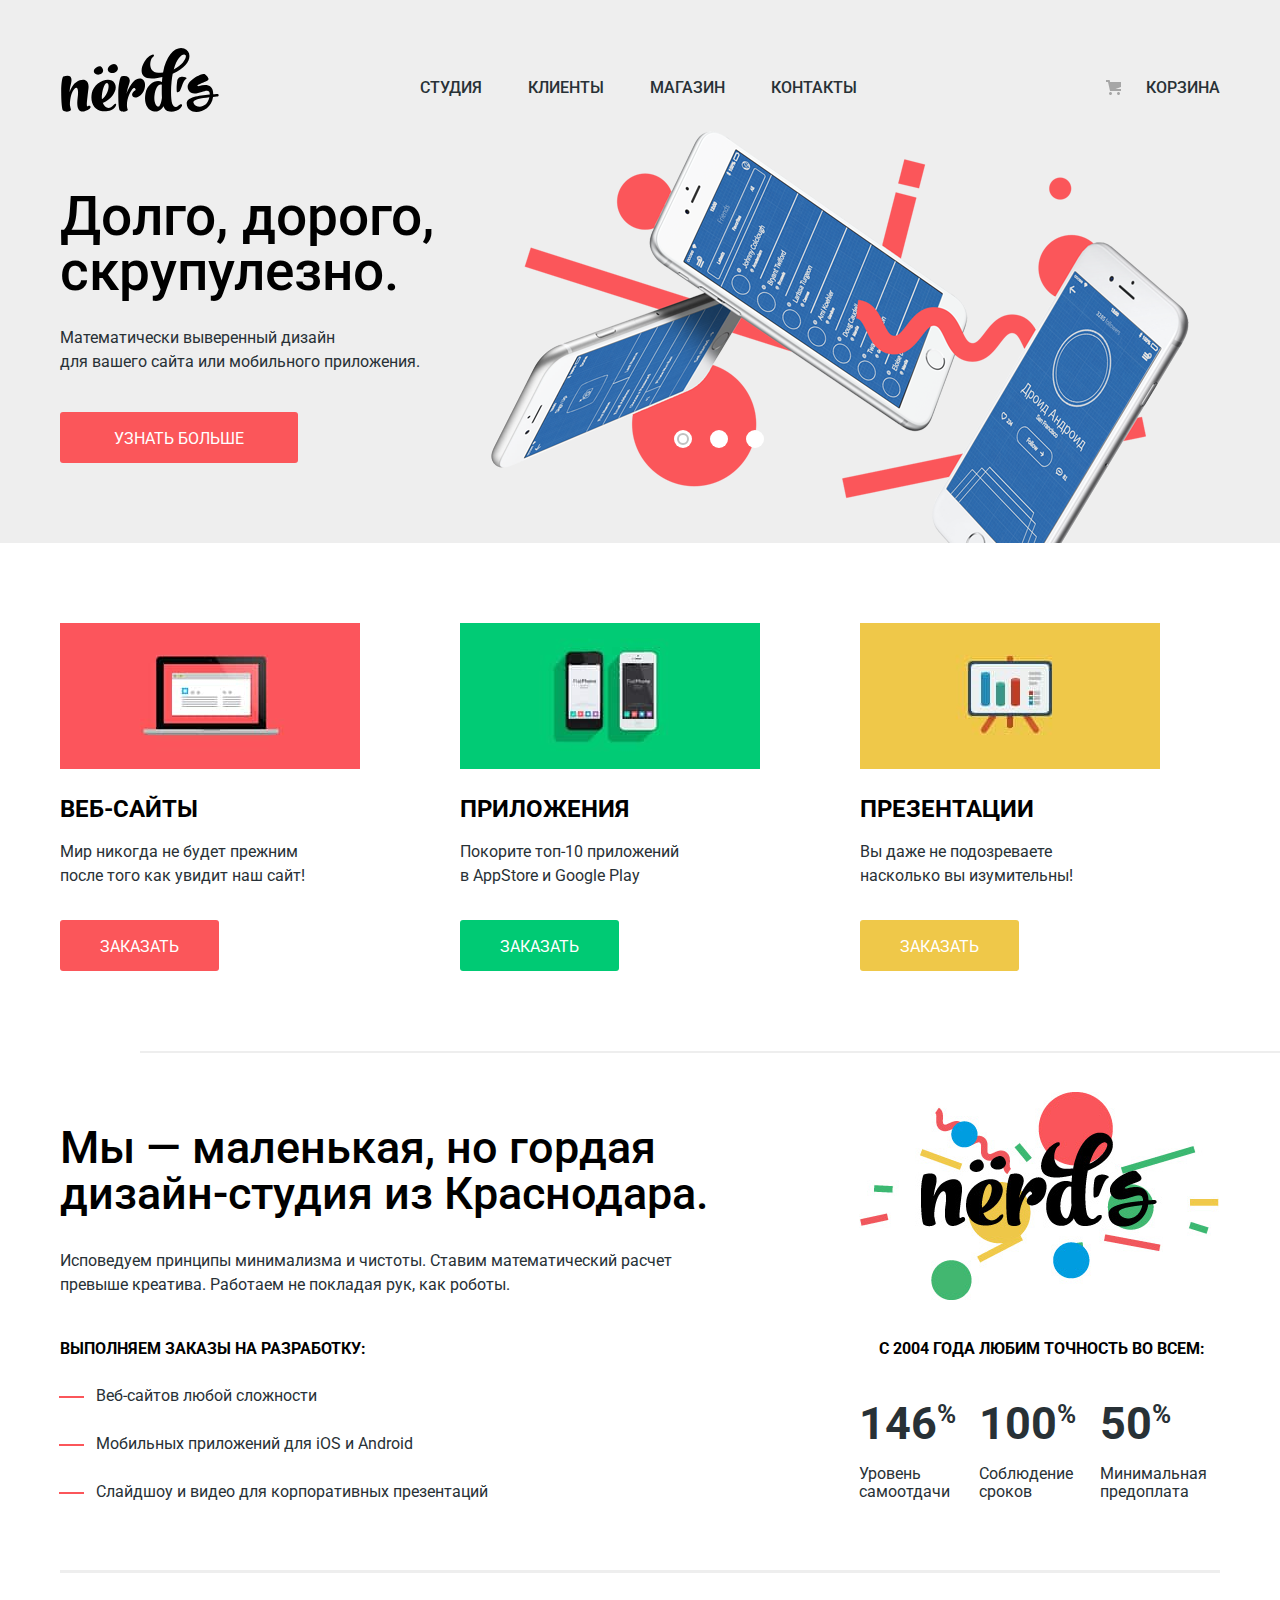
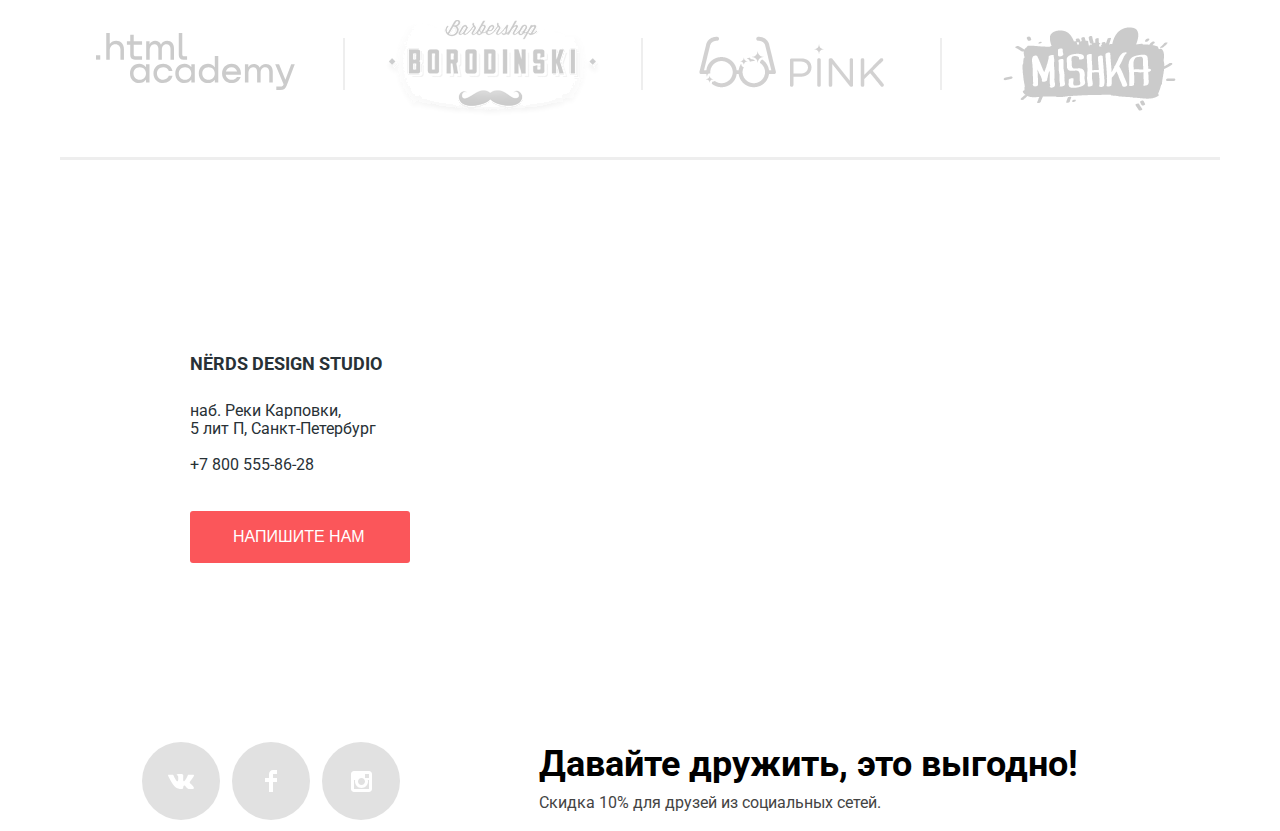
<file: index.html>
<!DOCTYPE html>
<html>
	<head>
        <link rel="preconnect" href="https://fonts.googleapis.com">
        <link rel="preconnect" href="https://fonts.gstatic.com" crossorigin>
        <link href="https://fonts.googleapis.com/css2?family=Roboto:wght@400;500&display=swap" rel="stylesheet">
        <meta charset="utf-8">
		<title>Nerds</title>
        <link rel="stylesheet" href="./style.css">    
	</head>
	<body>
        <header class="page-header">
            <div class="navigation-container container">
                <a href="" class="link">
                    <img src="./image/nerds-logo.svg" class="logo" alt="Логотип Нердс" width="160" height="65">
                </a>
                <nav class="navigation">
                    <ul class="navigation-list">
                        <li class="navigation-item">
                            <a class="link navigation-link" href="studio.html">Студия</a>
                        </li>

                        <li class="navigation-item">
                            <a class="link navigation-link" href="klients.html">Клиенты</a>
                        </li>

                        <li class="navigation-item">
                            <a class="link navigation-link" href="catalog.html">Магазин</a>
                        </li>

                        <li class="navigation-item">
                            <a class="link navigation-link" href="contacts.html">Контакты</a>
                        </li>  

                        <li class="navigation-item basket-item">
                            <a class="link navigation-link basket-link" href="basket.html">Корзина</a>
                        </li>
                    </ul>  
                </nav>
            </div>
        </header>
        <main>            
            <section class="slider">
                <div class="container">
                    <div class="slide slide-1 slide-active">
                        <p class="lead main-black-color">Долго, дорого, скрупулезно.</p>
                        <p class="dop-lead">Математически выверенный дизайн<br> для вашего сайта или мобильного приложения.</p>
                        <a href="" class="more main-red-button">Узнать больше</a>
                    </div>
                    <div class="slide slide-2">                        
                        <p class="lead">Любим математику как никто другой</p>
                        <p class="dop-lead">Никакого креатива, только математические формулы<br> для расчета идеальных пропорций</p>
                        <a href="" class="more main-red-button">Узнать больше</a>
                    </div>
                    <div class="slide slide-3">
                        <p class="lead">Только ночь,<br>только хардкор</p>
                        <p class="dop-lead">Работать днем, как все? Мы против этого.<br>
                            Ближе к полуночи работа только начинается.</p>
                        <a href="" class="more main-red-button">Узнать больше</a>
                    </div>
                    <ul class="pages-slider">
                        <li class="page-slider-item">
                            <button class="page-slide page-slide-active" type="button" aria-label="1 слайд">

                            </button>
                        </li>
                        <li class="page-slider-item">
                            <button class="page-slide" type="button">

                            </button>
                        </li>
                        <li class="page-slider-item">
                            <button class="page-slide" type="button">

                            </button>
                        </li>
                    </ul>
                <script src="slider.js"></script>
                </div>
            </section>                
            <section class="container servise-container">
                <h2 class="visually-hidden"></h2>
                <ul class="servise-list">
                    <li class="servise-item">
                        <img src="./image/illustration-1 1.jpg" alt="веб сайты">
                        <h3 class="servise-title">веб-сайты</h3>
                        <p class="servise-description">Мир никогда не будет прежним после того как увидит наш сайт!</p>
                        <a href="" class="main-red-button buy">Заказать</a>
                    </li>
                    <li class="servise-item">
                        <img src="./image/illustration-2 1.jpg" alt="приложения">
                        <h3 class="servise-title">приложения</h3>
                        <p class="servise-description">Покорите топ-10 приложений <br>в AppStore и Google Play</p>
                        <a href="" class="link buy green-buy">Заказать</a>
                    </li>
                    <li class="servise-item">
                        <img src="./image/illustration-3 1.jpg" alt="презентации">
                        <h3 class="servise-title">презентации</h3>
                        <p class="servise-description">Вы даже не подозреваете насколько вы изумительны!</p>
                        <a href="" class="link buy yellow-buy">Заказать</a>
                    </li>        
                </ul>            
            </section> 
            <div class="line-under-servise"></div>  
            <div class="container container-info">
                <section class="info">
                    <h2 class="info-title">Мы — маленькая, но гордая дизайн-студия из Краснодара.</h2>
                        <p class="info-discription">Исповедуем принципы минимализма и чистоты. Ставим математический расчет<br>
                            превыше креатива. Работаем не покладая рук, как роботы.</p>
                            <h3 class="info-servise">Выполняем заказы на разработку:</h3>
                        <ul class="info-adventages-list">
                            <li class="info-adventages-item">
                                Веб-сайтов любой сложности
                            </li>
                            <li class="info-adventages-item">
                                Мобильных приложений для iOS и Android
                            </li>
                            <li class="info-adventages-item">
                                Слайдшоу и видео для корпоративных презентаций
                            </li>
                        </ul>
                </section>
                <section class="indicators-block">
                    <img class="indicators-illustration" src="./image/nerds-illustration 1.png" alt="лиготип">
                    <p class="indicators-title">с 2004 года Любим точность во всем:</p>
                        <dl class="tab-of-description">
                            <dt class="table-head">Уровень самоотдачи</dt> 
                            <dd class="table-value">146<span class="percent">%</span></dd>

                            <dt class="table-head">Соблюдение сроков</dt>
                            <dd class="table-value">100<span class="percent">%</span></dd> 

                            <dt class="table-head">Минимальная предоплата</dt> 
                            <dd class="table-value">50<span class="percent">%</span></dd>     
                        </dl>                                    
                </section> 
            </div>    
            <section class="clients container">   
                <ul class="clients-list">
                    <li class="clients-item">
                        <a href="" class="link clients-link">
                            <img src="./image/logo_htmlacademy-svg.svg">
                            <span class="link visually-hidden">
                                 HTML-Academy
                             </span>
                        </a>
                    </li>
                    <li class="clients-item ">
                        <a href="" class="link clients-link">
                            <img src="./image/borodinskiy.svg">
                                <span class="link visually-hidden">
                                    Барбершоп Бородинский
                                </span>
                        </a>
                    </li>
                    <li class="clients-item">
                        <a href="" class="link clients-link">
                            <img src="./image/Pink.svg"> 
                                <span class="link visually-hidden">
                                    pink
                                </span>
                        </a>
                    <li class="clients-item">
                        <a href="" class="link clients-link">
                            <img src="./image/mishka.svg">
                                <span class="link visually-hidden">
                                    Mishka
                                </span>  
                        </a>                     
                    </li>
                    </ul>    
            </section>
        </main>
        <footer class="footer">
            <article class="contacts">  
                <h2 class="name-contacts">NЁRDS DESIGN STUDIO</h2>
                <p class="adres-contacts">наб. Реки Карповки,<br> 5 лит П,
                    Санкт-Петербург<br>
                    <br>
                    +7 800 555-86-28</p>
                <button class="write-us main-red-button modal-show" type="button">Напишите нам</button>           
            </article>
            <div id ="map"></div>
            <!-- <div style="position:relative;overflow:hidden;"><iframe src="https://yandex.ru/map-widget/v1/?um=constructor%3A37380c945732f96af5d9e6d46778512d45f1be5c6af3f235b3fb543d015003a0&amp;source=constructor" width="100%" height="416" frameborder="0"></iframe></div> -->
             <script src="https://api-maps.yandex.ru/2.1/?lang=ru_RU&amp;apikey=bf51683e-e246-4aa7-a141-777391f3731d" type="text/javascript"></script> 
            <script src="./map.js"></script>
            <div class="social-list">
                <ul class="social network-list">
                    <li class="social-network-item">
                        <a class="social-link social-link-vk" href="">   
                            <span class="visually-hidden">
                            Vk
                            </span>
                        </a>
                    </li> 
                    <li class="social-network-item">
                        <a class="social-link social-link-fb" href="">    
                            <span class="visually-hidden">
                            fb
                            </span>
                        </a>
                    </li> 
                    <li class="social-network-item">
                        <a class="social-link social-link-ins" href="">
                            <span class="visually-hidden">
                            ins
                            </span>
                        </a>
                    </li>          
                </ul>
                <div class="friendly-list">
                    <p class="invite-friend">Давайте дружить, это выгодно!</p>
                    <p>Скидка 10% для друзей из социальных сетей.</p>
                </div>    
            </div>
        </footer>
        <section class="form-write-us">
            <div class="overlay">
                <div class="modal-content">
                    <h2 class="main-black-color write">Напишите нам</h2>
                    <button  class="exit" type="button"></button>
                
                    <form class="form-js" action="" method="post">
                    <div class="form-list">  
                        <div class="form-item">
                            <p class="names">Ваше имя:</p>
                            <input  class="name name-and-mail" type="text" name="name" placeholder="Имя Фамилия"><br>
                        </div>
                        <div class="form-item">
                            <p class="names">Ваш email:</p>
                            <input class="mail name-and-mail" type="email" name="email" id="email"placeholder="email@example.com "><br>
                        </div>   
                        <div class="form-item">
                            <p class="names">Текст письма</p>
                            <span class="symbol-counter">0 / 1000</span>
                        <textarea  class="letter"style="width:760px; height:118px;"name="post" placeholder="В свободной форме"></textarea><br>
                        </div>   
                        <div>
                            <button class="main-red-button send"type="submit">Отправить</button>
                        </div> 
                    </div>    
                    </form>
                </div>
            </div>
        </section>
        <script src="main.js"></script>
        <script src="./validationForm.js"></script>
        <script src="./letter-counter.js"></script>
    </body>    
</html>
</file>
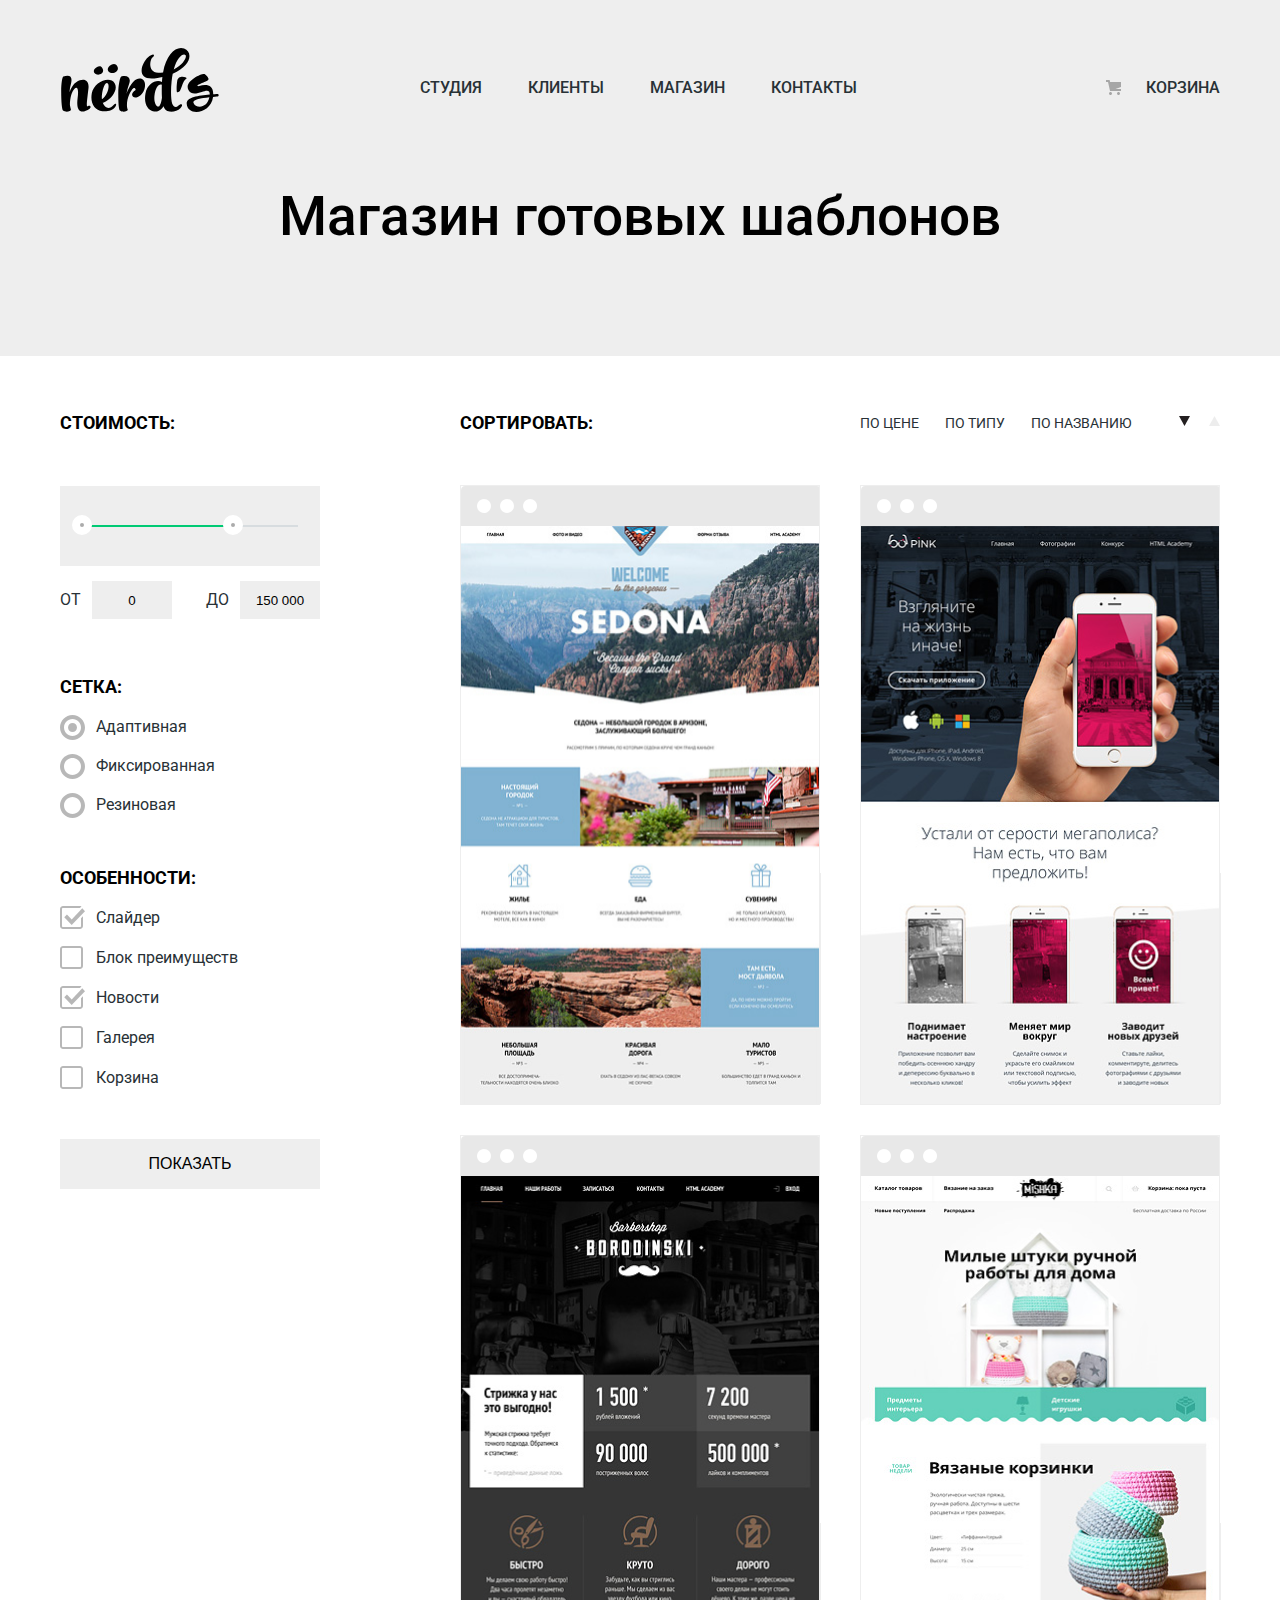
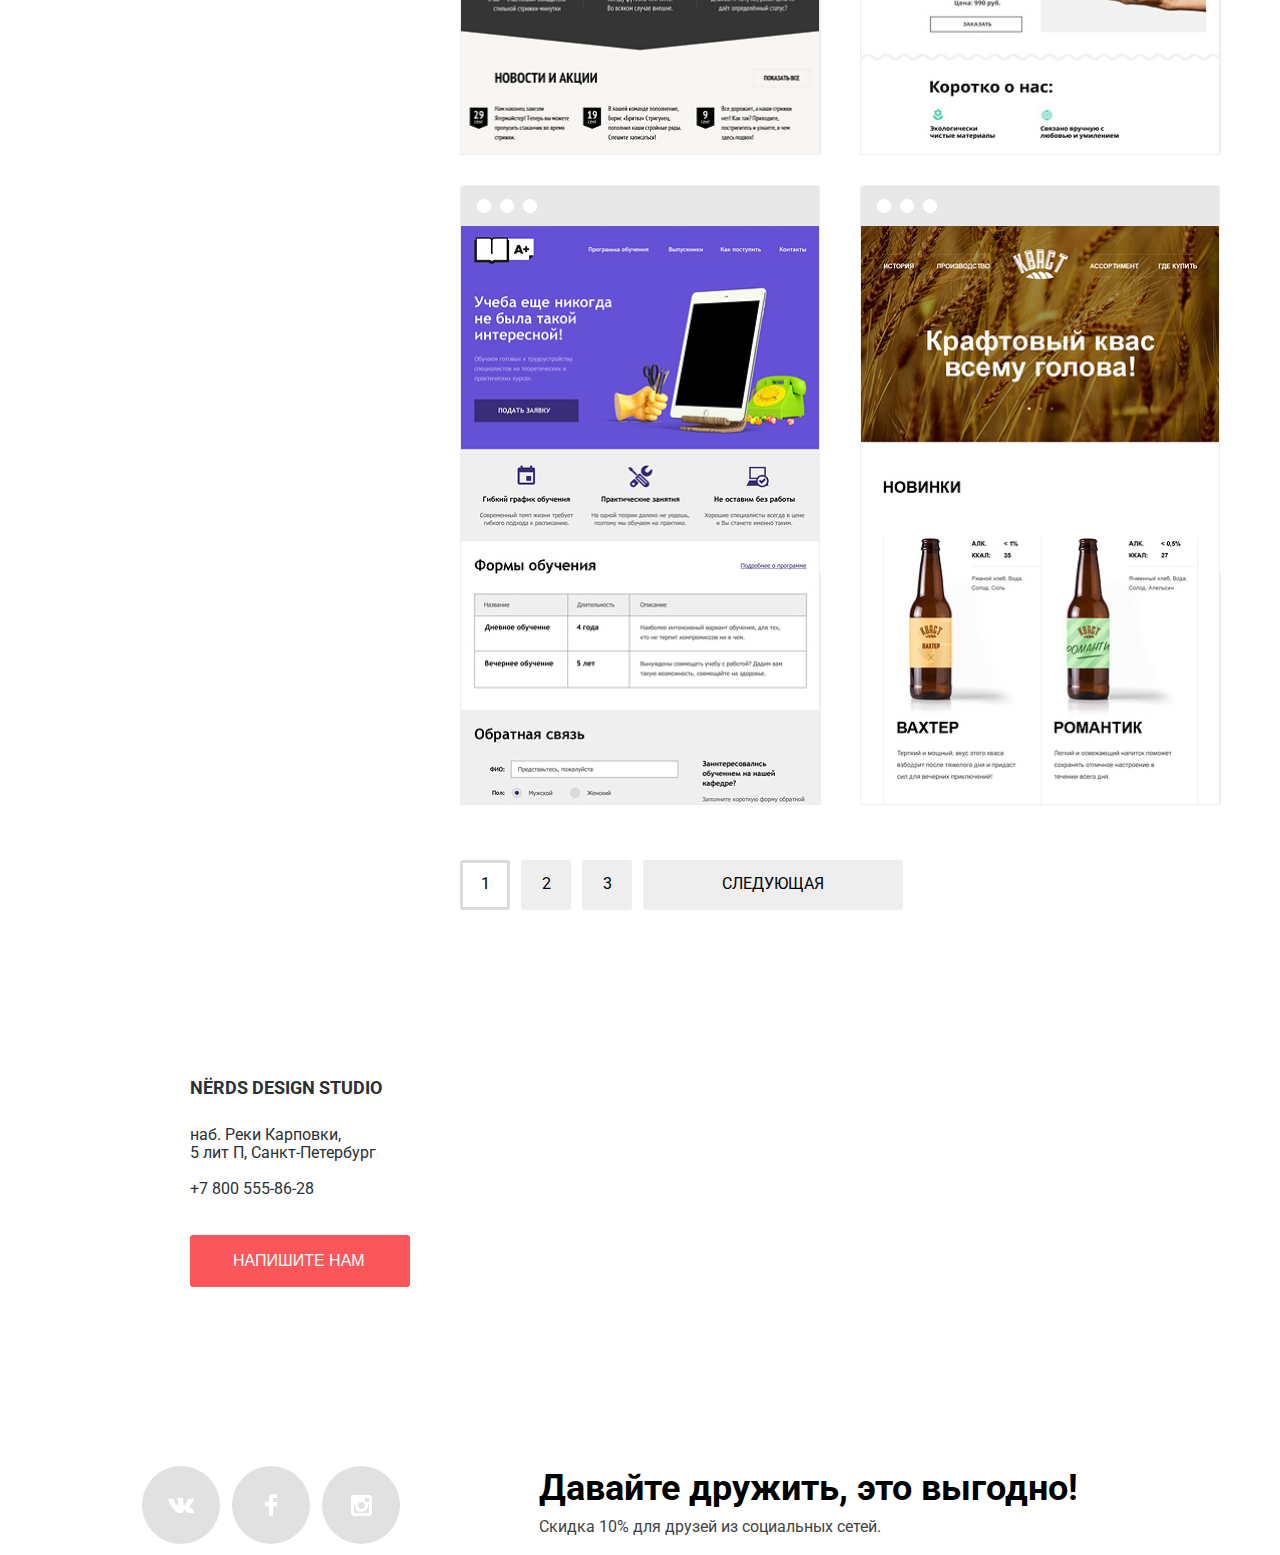
<file: catalog.html>
<!DOCTYPE html>
<html lang="en">
<head>
    <link rel="preconnect" href="https://fonts.googleapis.com">
    <link rel="preconnect" href="https://fonts.gstatic.com" crossorigin>
    <link href="https://fonts.googleapis.com/css2?family=Roboto:wght@400;500&display=swap" rel="stylesheet">
    <meta charset="UTF-8">
    <meta http-equiv="X-UA-Compatible" content="IE=edge">
    <meta name="viewport" content="width=device-width, initial-scale=1.0">
    <title>Document</title>
    <link rel="stylesheet" href="./style.css">
</head>
<body>
    <header class="page-header">
        <div class="navigation-container container">
            <a href="" class="link">
                <img src="./image/nerds-logo.svg" class="logo" alt="Логотип Нердс" width="160" height="65">
            </a>
            <nav class="navigation">
                <ul class="navigation-list">
                    <li class="navigation-item">
                        <a class="link navigation-link" href="studio.html">Студия</a>
                    </li>

                    <li class="navigation-item">
                        <a class="link navigation-link" href="klients.html">Клиенты</a>
                    </li>

                    <li class="navigation-item">
                        <a class="link navigation-link" href="catalog.html">Магазин</a>
                    </li>

                    <li class="navigation-item">
                        <a class="link navigation-link" href="contacts.html">Контакты</a>
                    </li>  

                    <li class="navigation-item basket-item">
                        <a class="link navigation-link basket-link" href="basket.html">Корзина</a>
                    </li>
                </ul>  
            </nav>
        </div>
    </header>
    <h1 class=" title-magazin">Магазин готовых шаблонов</h1> 
    <main class="main-container catalog-products container"> 
        <div class="catalog-filter">
            <form action="#" method="GET"> 
                <fieldset class="radio radio-1">
                    <legend class="main-black-color sorting-legend">стоимость:</legend>
                    <div class="outer">
                        <div class="bar"> 
                            <div class=" range left-range"></div>
                            <div class="full-bar"></div>
                            <div class="range right-range"></div>
                        </div>  
                    </div>
                    <div class="price-field">
                        <div>
                            <label for="price-min">от</label>
                            <input class="price-area price-area-min"type="text" id="price-min" value="0">
                        </div>
                        <div>
                            <label class="price-max"for="price-max">до</label>
                            <input class="price-area price-area-max"type="text" id="price-max" value="150 000">
                        </div>
                    </div>
                </fieldset>

                <fieldset class="radio radio-2">
                    <legend class="legend">сетка:</legend>
                    
                    <label class="radio-option">
                        <input class="radio-input" type="radio" name="grid" value="adaptive" checked>
                        <span class="radio-button"></span>
                        Адаптивная
                    </label>
                    
                    <label class="radio-option">
                        <input class="radio-input" type="radio" name="grid" value="fixed">
                        <span class="radio-button"></span>
                        Фиксированная              
                    </label> 
                    <label class="radio-option">
                        <input class="radio-input" type="radio" name="grid" value="rubber">
                        <span class="radio-button"></span>
                        Резиновая     
                    </label>
                </fieldset>

                <fieldset class="radio radio-3">
                    <legend class="legend legend-radio-3">
                        особенности:</legend>

                    <label class="check option"for="slider">
                        <input class="check-input"type="checkbox" name="slider" id="slider" checked>
                        <span class="check-box"></span>
                        Слайдер
                    </label>    
                    
                    <label class="check option" for="adventages">
                        <input class="check-input"type="checkbox" name="adventages" id="adventages">
                        <span class="check-box"></span>
                        Блок преимуществ
                    </label>

                    <label class="check option" for="news">
                        <input class="check-input"type="checkbox" name="news" id="news" checked>
                        <span class="check-box"></span>
                        Новости
                    </label>

                    <label class="check option" for="gallary"> 
                        <input class="check-input"type="checkbox" name="gallary" id="gallary">
                        <span class="check-box"></span>
                        Галерея 
                    </label>        

                    <label class="check option" for="basket">
                        <input class="check-input"type="checkbox" name="basket" id="basket">
                        <span class="check-box"></span>
                        Корзина
                    </label>
                </fieldset>

                <button class="submit-button" type="submit">Показать</button>
            </form>
        </div>
        <h2 class="visually-hidden">Шаблоны</h2>    
        <div class="catalog-right-column">
            <section class="sorting">
                <ul class="sorting-list">
                    <li class="sorting-title main-black-color">
                        сортировать:
                    </li>
                    <li  class="sorting-setting">
                        <a class="link" href="">по цене</a>
                    </li>
                    <li  class="sorting-setting">
                        <a class="link" href="">по типу</a>
                    </li>
                    <li  class="sorting-setting">
                        <a class="link" href="">по названию</a>
                    </li>
                    <li class="sorting-setting by-ascending">
                        <a class="visually-hidden" href="">по возрастанию</a>
                    </li>
                    <li class="sorting-setting by-reducing">                      
                        <a class="visually-hidden" href="">по убыванию</a>
                    </li>
                </ul>
            </section>
            <section class="templates-section">
                <ul class="templates-list">
                    <li class="templates-item">
                        <article class="product">
                            <img class="img" src="./image/img-sedona 1.png" width="358" height="578">
                            <div class="product-description">
                                <h3 class="templates-title">Sedona</h3>
                                <p class="templates-sub">Информационный сайт<br> для туристов</p>
                                <a href="" class="price-button link main-red-button"><span class="price-9900">9 900 ₽</span></a> 
                            </div>
                        </article>
                    </li>
                    <li class="templates-item">
                        <article class="product">
                            <img class="img" src="./image/img-pink 1.png" width="358" height="578">
                            <div class="product-description">
                                <h3 class="templates-title">pink app</h3>
                                <p class="templates-sub">Продуктовый лендинг<br> приложения для ios и android</p>
                                <a href="" class="price-button link main-red-button"><span class="price-9900">9 900 ₽</span></a> 
                            </div>      
                        </article>
                    </li>
                    <li class="templates-item">
                        <article class="product">
                            <img class="img"src="./image/img-barbershop 1.png" width="358" height="578">
                            <div class="product-description">
                                <h3 class="templates-title">barbershop</h3>
                                <p class="templates-sub">Сайт салона красоты.<br>Для мужчин,да</p>
                                <a href="" class="price-button link main-red-button"><span class="price-9900">9 900 ₽</span></a>
                            </div>    
                        </article>    
                    </li>
                    <li class="templates-item">
                        <article class="product">
                            <img class="img" src="./image/img-mishka 1.png" width="358" height="578">
                            <div class="product-description">
                                <h3 class="templates-title">mishka</h3>
                                <p class="templates-sub">Интернет-магазин<br> вязаных игрушек</p>
                                <a href="" class="price-button link main-red-button"><span class="price-9900">9 900 ₽</span></a>
                            </div>    
                        </article>
                    </li>
                    <li class="templates-item">
                        <article class="product">
                            <img class="img" src="./image/img-aplus 1.png" width="358" height="578">
                            <div class="product-description">
                                <h3 class="templates-title">a-plus</h3>
                                <p class="templates-sub">Лендинг курсов повышения<br> квалификации</p>
                                <a href="" class="price-button link main-red-button"><span class="price-9900">9 900 ₽</span></a>
                            </div>    
                        </article>
                        
                    </li>
                    <li class="templates-item">
                        <article class="product">
                            <img class="img" src="./image/img-kvast 1.png" width="358" height="578">
                            <div class="product-description">
                                <h3 class="templates-title">кваст</h3>
                                <p class="templates-sub">Промо-сайт производителя<br> крафтового кваса</p>
                                <a href=""class="price-button link main-red-button"><span class="price-9900">9 900 ₽</span></a>
                            </div>
                        </article>
                    </li>

            </section>   
                <ul class="pagination-list">
                    <li class="pagination-item pagination-item-current">
                        <a class="pagination-link" href="">1</a>
                    </li>
                    <li class="pagination-item">
                        <a class="pagination-link" href="">2</a>
                    </li>
                    <li class="pagination-item">
                        <a class="pagination-link" href="">3</a>
                    </li>
                    <li class=" pagination-item pagination-item-next">
                        <a class="pagination-link" href="">Следующая</a>
                    </li>
            </ul>      
        </div>
    </main>
</body>
<footer class="footer">
    <article class="contacts">  
        <h2 class="name-contacts">NЁRDS DESIGN STUDIO</h2>
        <p class="adres-contacts">наб. Реки Карповки,<br> 5 лит П,
            Санкт-Петербург<br>
            <br>
            +7 800 555-86-28</p>
        <button class="write-us main-red-button" type="button">Напишите нам</button>           
    </article>
    <div id ="map"></div>
            <!-- <div style="position:relative;overflow:hidden;"><iframe src="https://yandex.ru/map-widget/v1/?um=constructor%3A37380c945732f96af5d9e6d46778512d45f1be5c6af3f235b3fb543d015003a0&amp;source=constructor" width="100%" height="416" frameborder="0"></iframe></div> -->
             <script src="https://api-maps.yandex.ru/2.1/?lang=ru_RU&amp;apikey=bf51683e-e246-4aa7-a141-777391f3731d" type="text/javascript"></script> 
            <script src="./map.js"></script>
    <div class="social-list">
        <ul class="social network-list">
            <li class="social-network-item">
                <a class="social-link social-link-vk" href="">   
                    <span class="visually-hidden">
                    Vk
                    </span>
                </a>
            </li> 
            <li class="social-network-item">
                <a class="social-link social-link-fb" href="">    
                    <span class="visually-hidden">
                    fb
                    </span>
                </a>
            </li> 
            <li class="social-network-item">
                <a class="social-link social-link-ins" href="">
                    <span class="visually-hidden">
                    ins
                    </span>
                </a>
            </li>          
        </ul>
        <div class="friendly-list">
            <p class="invite-friend">Давайте дружить, это выгодно!</p>
            <p>Скидка 10% для друзей из социальных сетей.</p>
        </div>    
    </div>
</footer>
</html>
</file>
<file: style.css>
body {
    min-height: 100%;
    display: flex;
    flex-direction: column;
    font-family: "Roboto", Arial, sans-serif;
    color: #283136;
    line-height: 24px;
    margin: 0 auto;
}
.servise-container {  
    margin: 0 auto;
    margin-top: 80px;
    margin-bottom: 121px;

 }
.container-info {
    display: grid;
    grid-template-columns: 650px 1fr;
    margin-bottom: 42px!important;
}
.container {
    width: 1160px;
    margin: 0 auto;
}
.navigation-container {
    margin-left: auto;
    margin-right: auto;
    display: flex;
    align-content: center;
    margin-bottom: 0;
}
.navigation-item:nth-child(3)::after {
    width: 74px;
    height: 2px;
    opacity: 0;
  transform: translateY(10px);
}
.navigation-item:nth-child(3):hover::after {
    opacity: 1;
  transform: translateY(10px);
}
.basket-item:last-child::before {
    position: absolute;
    background-image: url(./image/basket.svg);
    background-repeat: no-repeat;
    content:"";
    width: 15px;
    height: 15px;
    top: 7px;
    left: 0;
}
.navigation-list {
    display: flex;
    width: 100%;  
    padding: 0;
    list-style: none;     
    font-size: 16px;
    text-transform: uppercase;
    font-weight: 500; 
    margin-top: 73px;  
    flex-wrap: wrap;
}
.navigation-item {
    font-size: 16px;
    text-transform: uppercase;
    font-weight: 500;
    margin-right: 46px;
}
.navigation {
    padding:0;
    flex-grow: 1;
    line-height: 30px;
    margin: 0 auto;
    display: flex;
    align-items: center;
    margin-left: 200px;
}  
.basket-item {
    position: relative;
    text-decoration: none;
    margin-left: auto;    
    padding-left: 40px;  
    margin-right: 0;
}   
.navigation-link {
    color: #000000;
    display: block;
} 
.navigation-link:hover {
    color: #FB565A;
    opacity: 1;
}
.navigation-link:active {
    color: #000000;
    opacity: 0.3;
}
.information {
    width: 1156px;
    margin: 0 auto;
}
.page-header {
    width: 100%;
    background-color: #EEEEEE;
    display: flex;
    justify-content: space-between;
}
.slider{
    width: 100%;
    position: relative;
    background-color: #EEEEEE;

}
.pages-slider {
    position: absolute;
    top: 311px;
    left: 656px;
    margin: 0;
    padding: 0;
    display: flex;
    list-style-type: none;
}
.page-slide {
    width: 18px;
    height: 18px;
    border-radius: 50%;
    background-color: #fff;
    margin-left: 18px;
    border: none;
}
.page-slide-active{
    position: relative;
}
.page-slide-active::after {
    position: absolute;
    border: 2px solid #C1C1C1;
    content: "";
    left: 50%;
    top: 50%;
    width: 8px;
    height: 8px;
    border-radius: 50%;
    transform: translate(-50%, -50%);
}
.page-slider-item {
    display: flex;
    justify-content: center;
    align-items: center;
}
.info-slider {
    display: flex;
    justify-content: space-between;
}
.slide {
    height: 424px;
    animation-name: fade;
    animation-duration: 1.5s;
}
.slide-1{
    background-image: url('./image/nerds-index-slide1\ 1.png');
    background-repeat: no-repeat;
    background-position: top -6px right 3px;
    display: none;
}
.slide-2{
    background-image: url('./image/nerds-index-slide2\ 1.png');
    background-repeat: no-repeat;
    background-position: top 0 right 0;
    display: none;
}
.slide-3{
    background-image: url('./image/nerds-index-slide3\ 1.png');
    background-repeat: no-repeat;
    background-position: top 0 right 0;
    display: none;
}
.slide-active {
    display: block;
}
.link {
    color:#283136;
    text-decoration: none;
}
.visually-hidden {
    position: absolute;
    width: 1px;
    height: 1px;
    margin: -1px;
    padding: 0;
    overflow: hidden;
    border: 0;
    clip: rect(0 0 0 0);
  }
.servise-item {
    width: 300px;
    list-style: none;
    margin-right: 100px;
    }   
.servise-list {
    padding: 0;
    margin: 0;
    display: flex;
    justify-content: space-between;
    margin-top: 80px;
}
.information {
    width: 1156px;
    margin: 0 auto; 
}
.main-red-button {
    background-color: #FB565A;
    color: white;
    text-decoration: none;
    border-radius: 3px;
}
.main-red-button:hover {
    background-color: #E74246;
}
.main-red-button:active {
    background-color: #D7373B;
    color:rgba(255, 255, 255, 0.3);
}
.main-black-color {
    color: #000000;
}
.logo {
    margin-bottom: 0;
    Height: 65.02px;
    padding-right: 0;
    margin-top: 47px;
}
.logo:hover {
    opacity: 70%;
}
.logo:active {
    opacity: 30%;
}
.lead {
    font-weight: 500;
    font-size: 55px;
    line-height: 55px;
    width: 538px;
    padding-top: 70px;
    margin-top: 0!important;
    margin-bottom: 27px;
}
.dop-lead{
    font-size: 16px;
    line-height: 24px;
    margin-bottom: 53px;
    margin-top: 0;
}
.clients-list {
    margin: 0;
    padding: 0;
    list-style-type: none;
    display: flex;
    justify-content: space-between;
    border-bottom: 3px solid #EEEEEE;
    border-top: 3px solid #EEEEEE;
    padding-bottom: 0;
    padding-top: 0;
    width: 100%;
    height: 184px;
    flex-wrap: wrap;
}
.clients-item {
    width: 260px;
    position: relative;
    display: flex;
    justify-content: center;
    align-items: center;
    padding-left: 5px;
}
.clients-item:nth-child(2n) .clients-link{
    padding-top: 15px;
}
.clients-item::after {
    content:'';
    width: 2px;
    height: 52px;
    background-color: #EEEEEE;
    display: block;
    position: absolute;
    top: 65px;
    right: -20px;
}
.clients-item:last-child::after {
    content: none;
}
.clients {
    margin-bottom: 86px;
}
.clients-link {
    opacity: 0.2;   
    display: block;
}
.clients-link:hover {
    opacity: 1;
}
.clients-link:active {
    opacity: 0.1;
}
.contacts {
    width: 319px;
    height: 308px;
    z-index: 3;
}
.more{
    font-size: 16px;
    text-transform: uppercase;
    padding: 54px;
    padding-top: 17px;
    padding-bottom: 15px;
}
.servise-description{
    font-size: 16px;
    line-height: 24px;
    margin-bottom: 46px;
    width: 260px;
    height: 49px;
}
.servise-title{
    font-size: 24px;
    text-transform: uppercase;
    font-Weight: 700;
    Line-height: 30px;
    margin-top: 18px;
    color: #000000;
    display: block;
    margin-bottom: 16px;
}
.line-under-servise {
    width: 1160px;
    height: 2px;
    background-color: #EEEEEE;
    margin-left: 140px;
    margin-top: 92px;
    margin-bottom: 39px;
}
.buy{
    padding: 40px;
    padding-top: 17px;
    padding-bottom: 15px;
    font-size: 16 px;
    text-transform: uppercase;
    color: white;
    border-radius: 3px;
}
.green-buy {
    background-color: #00CA74;
} 
.green-buy:hover {
    background-color: #00BC6C;
}
.green-buy:active {
    background-color:#00AA62;
    opacity: 0.3;
}
.yellow-buy {
    background-color: #EFC849;
}
.yellow-buy:hover {
    background-color: #EAB534;
}
.yellow-buy:active {
    background-color: #E5A722;
    opacity: 0.3;
}
.info-title {
    font-size: 45px;
    line-height: 46px;
    font-weight: 500;
    width: 651px;    
    margin-bottom: 32px;
    color:#000000;
    margin-top: 33px;
}
.info-servise {
    font-weight: 700;
    font-size: 16px;
    line-height: 24px;
    text-transform: uppercase;
    margin-bottom: 23px;
    color: #000000;
    margin-top: 40px;
}
.info-adventages-item {
    position: relative;
    font-size: 16px;
    line-height: 24px;
    padding-left: 36px;
   
}
.info-adventages-item::before{
    background-image: url(./image/Rectangle\ 10.png);
    background-repeat: no-repeat;
    background-color: #FB565A;
    display: block;
    content:"";
    width: 25px;
    height: 2px;
    position: absolute;
    top: 12px;
    left: -1px;
}
.info-adventages-list {
    line-height: 24px;
    list-style: none;
    padding: 0;
}
.info ul li {
    margin-bottom: 24px;
}
.indicators-block {
    margin-left: 149px;
}
.indicators-illustration {
    width: 360px;
}
.indicators-title {
    color: #000000;
    text-transform: uppercase;
    margin-top: 30px;
    margin-bottom: 31px;
    padding-right: 5px;
    text-indent: 9px;
    font-size: 16px;
    font-weight: 700;
    text-align: center;
}
.tab-of-description {
    display: grid;
    grid-template-columns: 1fr 1fr 1fr;
    grid-template-rows: 1fr min-content;
    font-size: 16px;
    line-height: 24px;
    font-weight: 700;
}
.table-head{
    font-size: 16px;
    line-height: 18px;
    order: 2;
    font-weight: 400;
    margin-top: 3px;
}
.table-value{
    order: 1;
    font-size: 45px;
    line-height: 64px;
    font-weight: 700;
    margin-left: 0;
    text-transform: uppercase;
}
.percent {
    font-size: 26px;
    position: relative;
    top:-16px;
}
.name-contacts{
    font-size: 18px;
    line-height: 30px;
    font-weight: 700;
    margin-top: 49px;
    margin-right: 50px;
    margin-left: 50px;

}
.adres-contacts {
    font-size: 16px;
    line-height: 18px;
    font-weight: 400;
    margin-top: 23px;
    margin-bottom: 37px;
    margin-left: 50px;
}
.contacts {
    background-color: #fff;
    width: 319px;
    height: 308px;
    margin: 54px 140px;
    position: relative;
    position: absolute;
    margin-right: 50px;
}
.write-us{
    border: none;
    line-height: 18px;
    font-size: 16px;
    font-weight: 500;
    margin-bottom: 47px;
    padding-top: 17px;
    padding-bottom: 17px;
    padding-left: 43px;
    padding-right: 45px;
    margin-left: 50px;
    text-transform: uppercase;
}
.form-write-us {
    display: none;
    position: relative;
}
.symbol-counter {
    display: flex;
    justify-content: end;
}
.modal-content {
    z-index: 4;
    width: 960px;
    height: 590px;
    background-color: #FFFFFF;
    position: fixed;
    top: 50%;
    left: 50%;
    box-shadow: 0px 20px 40px rgba(0, 0, 0, 0.4);
    transform: translate(-50%, -50%);   
}
.modal-show {
    display: block;
}
.overlay {
    width: 100%;
    height: 100%;
    background-color: rgba(0,0,0,0.5);
    position: fixed;
    z-index: 3;
    top: 0;
}
.exit {
    background-image: url(./image/close-cross.png);
    background-repeat: no-repeat;
    position: absolute;
    top: 78px;
    right: 89px;
    content:"";
    width: 21px;
    height: 21px;
    border: none;
    background-color: #fff;
    opacity: 0.3;
    cursor: pointer;
}
.exit:hover {
    opacity: 1;
}
.exit:active {
    opacity: 0.1;
}
.write {
    font-size: 45px;
    font-weight: 700;
    line-height: 52.73px;
    margin-left: 100px;
    margin-top: 63px;
}
.title-magazin {
    color: #000000;
    width: 100%;
    padding-top: 70px;
    padding-bottom: 112px;
    text-align: center;
    font-size: 55px;
    line-height: 55px;
    font-weight: 500;
    background-color: #EEEEEE;
    margin-top: 0;
    margin-bottom: 0;
}
.catalog-filter {
    width: 260px;
    margin-right: 140px;
    margin-top: 55px;
    
}
.outer {
    padding: 0;
    box-sizing: border-box;
    padding: 39px 22px;
    width: 260px;
    height: 80px;
    background-color: #EEEEEE;

}
.bar {
    position: relative;
    background-color: #D7DCDF;
    height: 2px;
}
.full-bar {
    position: absolute;
    width: 70%;
    height: 2px;
    background-color: #00CA74;
    z-index: 1;
    top: 0;
    left: 0;
}
.range {
    box-sizing: content-box;
    position: absolute;
    top: 0;
    left: 0;
    width: 4px;
    height: 4px;
    background-color: #ABABAB;
    border-radius: 50%;
    border: 8px solid;
    border-color: #FFFFFF;
    transform: translate(-50%,-50%);
    z-index: 2;
    cursor: pointer;
}
.left-range {
    left: 0;  
}
.right-range {
    left: 70%;   
}
.price-field {
    display: flex;
    text-transform: uppercase;
}
.price-area-min {
    margin: 0;
    margin-left: 7px;
}
.price-area{
    width: 76px;
    height: 36px;
    background-color: #EEEEEE;
    border: none;
    margin-top: 15px;
    text-align: center;
}
.price-max {
    margin-right: 7px;
    margin-left: 34px;
}
.radio {
    border: none;
    margin:0;
    padding: 0;
}
.radio-1 {
    margin-bottom: 53px;
}
.radio-2>.legend {
    margin-bottom: 13px;
    padding: 0;
}
.legend-radio-3 {
    padding: 0;
    margin-top: 10px;
    margin-bottom: 13px;
}
.catalog-right-column {
    width: 760px;
}
.radio-3 {
    margin-top: 31px;

}
.legend {
    font-size: 18px;
    line-height: 30px;
    font-weight: 700;
    text-transform: uppercase;
    color: #000000;
}
.radio {
    display: flex;
    flex-direction: column;
    font-size: 16px;
}    
.submit-button {
    font-size: 16px;
    background-color: #EEEEEE;
    width: 260px;
    height: 50px;
    text-transform: uppercase;
    border: none;
    font-weight: 500;
    margin-top: 33px;
    cursor: pointer;
}
.sorting {
    padding-left: 0;
}
.sorting-legend {
    padding: 0;
    font-size: 18px;
    font-weight: 700;
    text-transform: uppercase;
    margin-bottom: 51px; 
}
.sorting-list{
    margin: 0;
    padding: 0;
    list-style: none;
    display: flex;
    justify-content: space-between;
    margin-top: 55px;
    margin-bottom: 2px;
    text-transform: uppercase;
    flex-wrap: wrap;
}
.sorting-title {
    margin-right: 0 !important;
    font-size: 18px;
    font-weight: 700;
    text-transform: uppercase;
    margin-right: auto;
    margin-bottom: 48px;
}
.sorting-setting {
    margin-right: 25px;
    font-size: 14px; 
    text-decoration: none; 
    color: #000000;
    text-transform: uppercase;
    font-weight: 400;

}
.sorting-setting:nth-child(2){
    margin-left: 266px;
}
.sorting-setting:nth-child(4){
    margin-right: 46px;
}

.by-ascending {
    background-image: url(./image/down-arrow.svg);
    margin-top: 5px;
    margin-right: 0;
    background-repeat: no-repeat;
    width: 11px;
    height: 10px;
    color: #231F20;
    cursor: pointer;
    
}
.by-reducing {
    background-image: url(./image/up-arrow.svg);
    background-repeat: no-repeat; 
    margin-left: 18px;
    margin-right: 0;
    width: 11px;
    height: 10px;
    color: #231F20;
    margin-top: 5px;
    cursor: pointer;
}
.templates-title{
    text-transform: uppercase;
    font-size: 18px;
    line-height: 30px;
    font-weight: 700;
    margin-top: 26px;
    margin-bottom: 12px;
}
.tamplates-item {
    margin-top: 40px;
}
.templates-sub {
    font-size: 16px;
    line-height: 18px;
    margin-bottom: 47px;
    text-align: center;
    margin: 0 auto;
    color: #666666;
}
.templates-list {
    box-sizing: border-box;
    margin: 0;
    padding:0;
    display: grid;
    grid-template-columns: 1fr 1fr;
    flex-wrap: wrap;
    list-style: none;
    row-gap: 30px;
    column-gap: 40px;
}
.pagination-list{
    margin: 0;
    padding: 0;
    font-size: 16px;
    line-height: 18px;
    display: flex;
    list-style: none;
    margin-bottom: 60px;
    margin-top: 55px;
    flex-wrap: wrap;
}
.pagination-item{
    margin-right: 11px;
}
.pagination-item-next .pagination-link{
    width: 260px;
}
.pagination-link {
    width: 50px;
    height: 50px;
    text-align: center;
    padding-top: 12px;
    display: block;
    text-decoration: none;
    color: #000000;  
    border-radius: 3px;
    background-color: #EEEEEE;
    box-sizing: border-box;
    border: 3px solid #EEEEEE;
}
.pagination-item-current .pagination-link {
    background-color: #FFFFFF;
    border-color: #DBDBDB;
}
.pagination-item-next {
    margin-right: 0;
    text-transform: uppercase;
}
.mask {
    background-color: #EEEEEE;
    width: 360px;
    height: 231px;
    position: relative;
    position: absolute;
}
.mask-price {
    width: 200px;
    height: 50px;
}
.map-iframe .popup {
    visibility: hidden !important;
}
.product {
    position: relative;
    padding-top: 40px;
    border: 1px solid #EEEEEE;
}
.product::before {
    background-image: url(./image/Shape.svg) ;
    background-repeat: no-repeat;
    display: block;
    content:"";
    width: 100%;
    height: 40px;
    position: absolute;
    top: 0;
    left: 0;
    opacity: 0.12;
}
.product:hover {
    box-shadow: 0px 6px 15px rgba(0, 0, 0, 0.25);
}
.product:hover::before {
    opacity: 1;
}
.product-description {
    margin: 0;
    padding: 0;
    width: 360px;
    height: 231px;
    text-align: center;
    position: absolute;
    left: 0;
    bottom: 0;
    z-index: -1;
    background-color: #EEEEEE;
}
.product:hover .product-description{
    z-index: 0;
}
.catalog-products {
    display: flex;
}
.img {
    display: block;
}
.network-list {
    margin: 0;
    padding: 0;
    display: flex;
    list-style: none;
    padding-left: 0;
    flex-wrap: wrap;
}
.social-list {
    display: flex;
    margin-left: 142px;
    margin-top: 64px;
}
.social-link-vk {
    background-image: url("./image/vk-icon.svg"); 
    margin-right: 12px;
}
.social-link-fb {
    background-image: url("./image/fb.svg");
    margin-right: 12px;
}
.social-link-ins {
    background-image: url("./image/ins.svg");    
    margin-right: 139px;
}
.social-link {
    display: block;
    width: 78px;
    height: 78px;
    background-repeat: no-repeat;
    background-color: #E1E1E1;
    background-position: center; 
    border-radius: 50%;
    margin-top: 16px;
}
.social-link:hover {
    background-color: #E74246;
}
.social-link:active { 
    background-color: #D7373B!important;
}
.social-link-fb:active {
    opacity: 0.3;
}
.price-button {
    position: absolute;
    display: block;
    width: 200px;
    height: 50px;
    margin-top: 36px;
    margin-left: 77px;   
}
.price-9900 {
    display: block;
    margin-top: 10px;
}
.friendly-list {
    color: #444444;
}
.invite-friend {
    color:#000000;
    font-size: 36px;
    line-height: 36px;
    font-weight: 700;
    margin-bottom: -7px;
    margin-top: 20px;
}
.names {
    margin-top: 0px;
    margin-bottom: 9px;
    font-size: 16px;
    margin-top: 34px;
    font-weight: 700;
    line-height: 18px;
    color:#000000;
}
.form-item:nth-child(3){
    grid-column: span 2;
}
.form-list {
    margin-left: 100px;
    margin-right: 100px;
    display: grid;
    grid-template-columns: repeat(auto-fit, minmax(2, 400px));
    grid-auto-flow: dense;
    column-gap: 40px;
}
.form-item:nth-child(2) {
    margin: 0 auto;
}
.name-and-mail {
    box-sizing: border-box;
    padding: 16px;
    padding-right: 14px;
    border-radius: 3px;
    border: solid 2px #D7DCDE;
    width: 360px;
    height: 50px;
}
.name-mail-err {
    border-color: red;
}
.letter {
    box-sizing: border-box;
    margin-top:0;
    padding: 16px;
    border-radius: 3px;
    resize: vertical;
    border: solid 2px #D7DCDE;
    outline: none;
}
.letter:valid {
    border-color: #D7DCDE;
}
.letter:invalid {
    border-color: red;
}
.send {
    margin-top: 47px;
    width: 259px;
    height: 50px;
    border: none;
}
.names:nth-child(3){
    margin-top: 34px;
}
/*check*/
.check {
    position: relative;
    padding-left: 36px;
    margin-bottom: 16px;
    cursor: pointer;
}
.check-input {
    position: absolute;
    -webkit-appearance: none;
    appearance: none;
}
.check-box {
    position: absolute;
    margin-right: 13px;
    width: 23px;
    height: 23px;
    background-image: url(./image/checkbox-off.svg);
    background-repeat: no-repeat;
    left :0;
    margin-bottom: 17px;
    padding-right: 2px;
}
.check-input:checked +.check-box {
    background-image: url(./image/checkbox-on.svg);
}
/*radio*/
.radio-option {
    position: relative;
    padding-left: 36px;
    margin-bottom: 15px;
    cursor: pointer;
}
.radio-input {
    position: absolute;
    -webkit-appearance: none;
    appearance: none;
}
.radio-button {
    position: absolute;
    margin-right: 13px;
    width: 23px;
    height: 23px;
    padding: 10px;
    background-image: url(./image/radio-off.svg);
    background-repeat: no-repeat;
    left :0;
    margin-bottom: 17px;
}
.radio-input:checked +.radio-button {
    background-image: url(./image/radio-on.svg);
}
#map {
    width: 100%;
    height: 416px;
} 
@keyframes fade {
    from {opacity: .4} 
    to {opacity: 1}
  }
</file>
